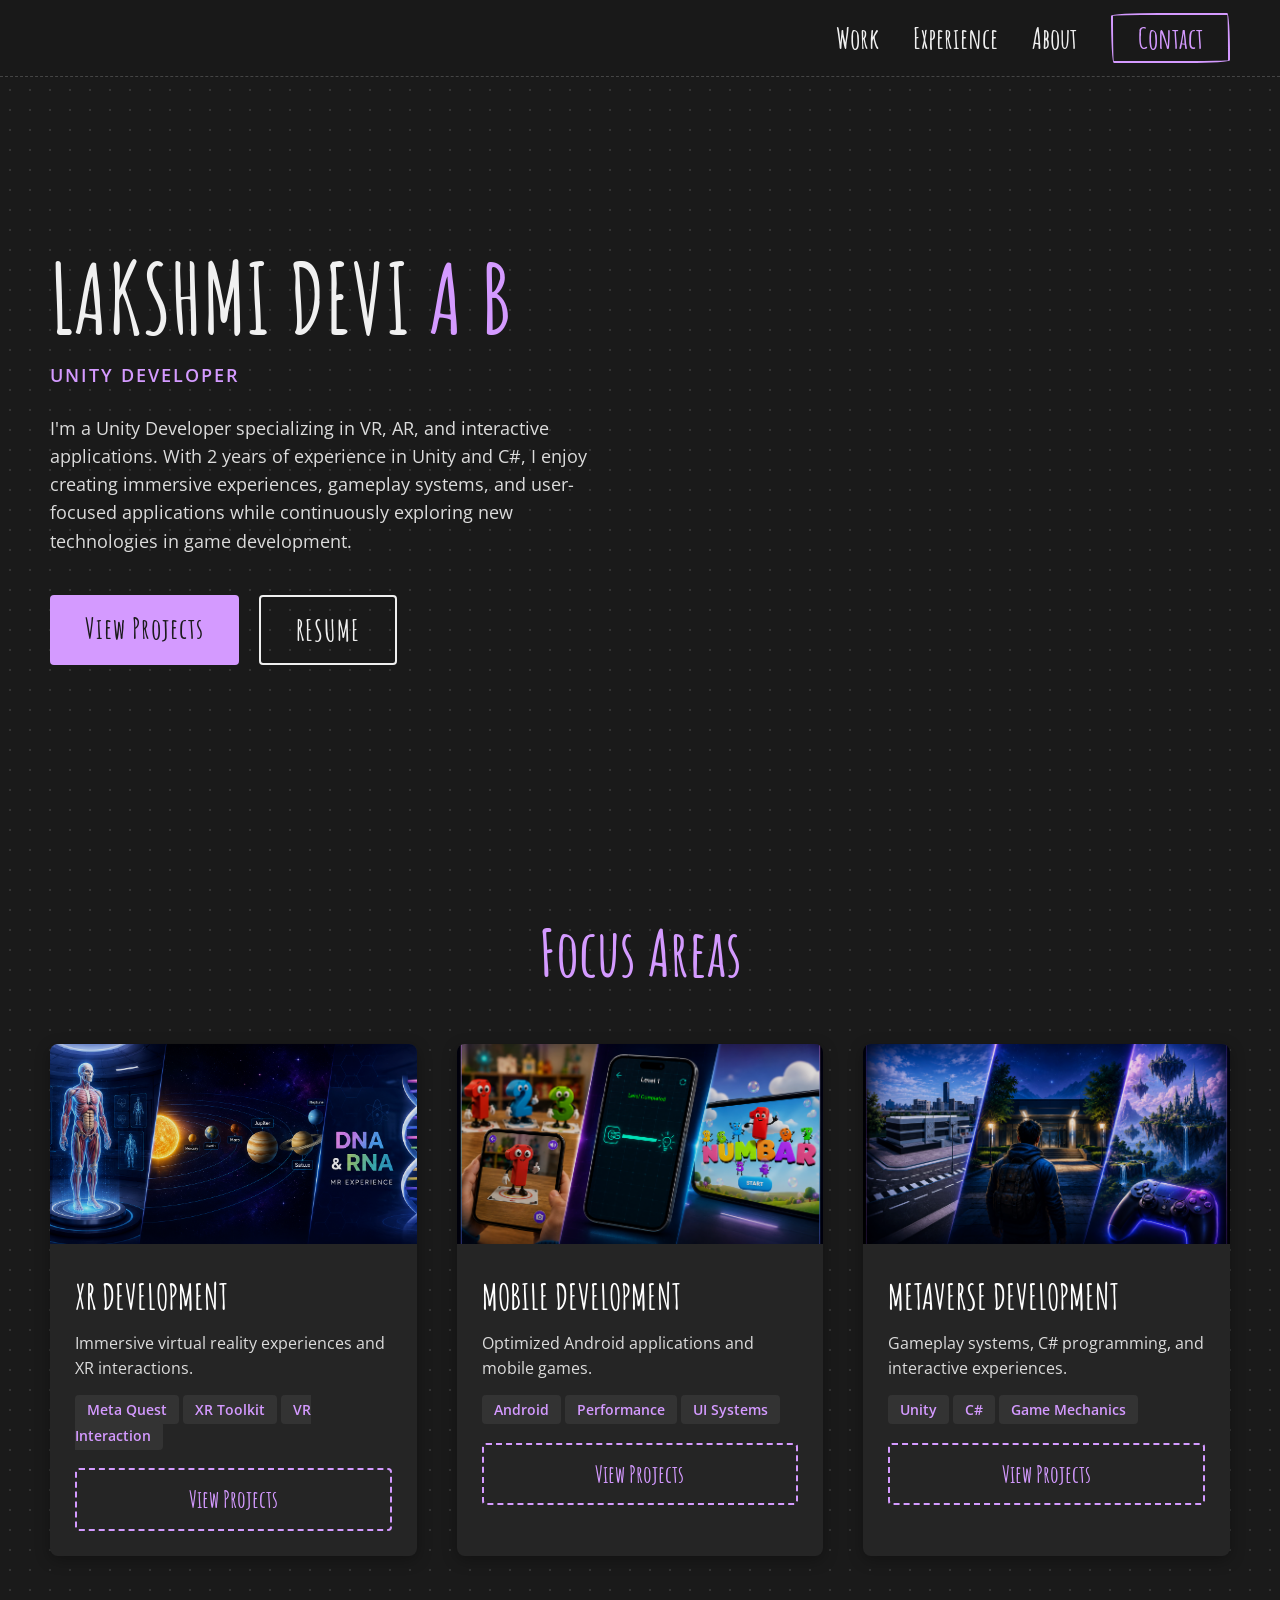
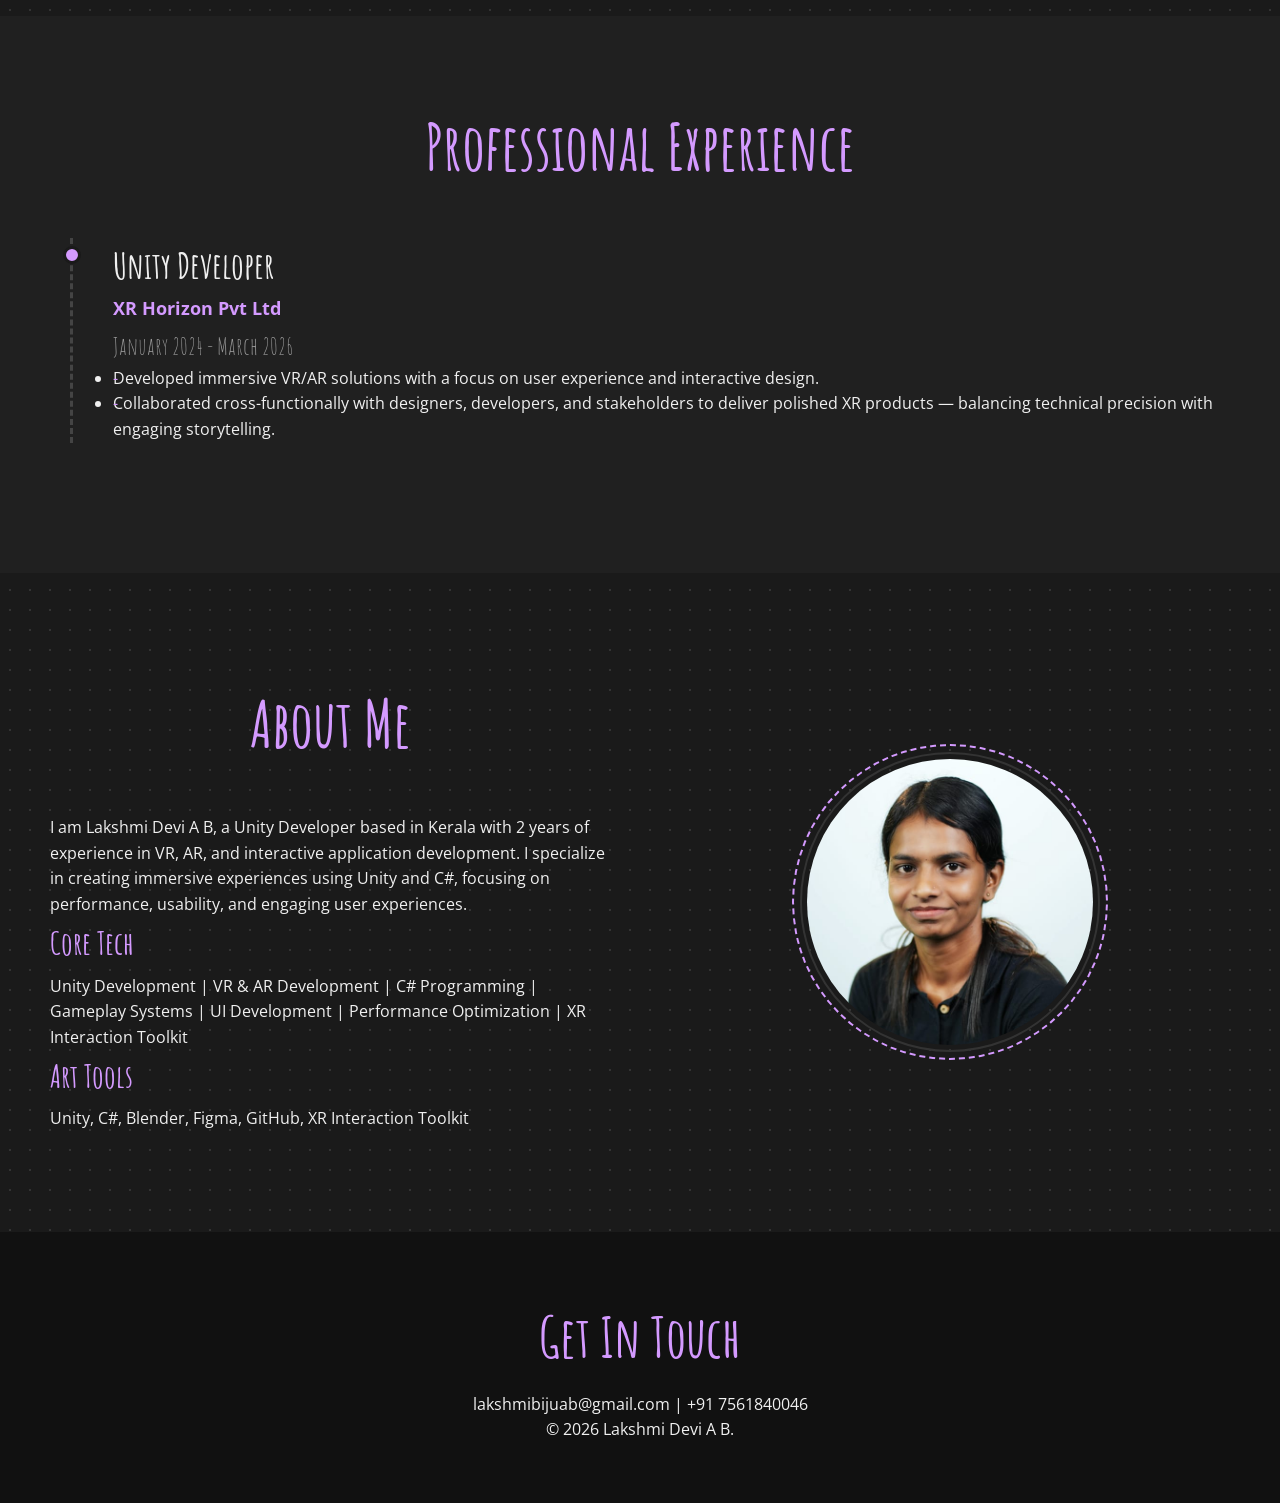
<file: index.html>
<!DOCTYPE html>
<html lang="en">
<head>
    <meta charset="UTF-8">
    <meta name="viewport" content="width=device-width, initial-scale=1.0">
    <title>Portfolio</title>
    <link rel="stylesheet" href="styles.css">
    <link rel="preconnect" href="https://fonts.googleapis.com">
    <link rel="preconnect" href="https://fonts.gstatic.com" crossorigin>
    <link href="https://fonts.googleapis.com/css2?family=Amatic+SC:wght@400;700&family=Open+Sans:wght@400;600&display=swap" rel="stylesheet">
    <link rel="stylesheet" href="https://cdnjs.cloudflare.com/ajax/libs/font-awesome/6.0.0/css/all.min.css">
</head>
<body>

    <header>
        <div class="logo"><span></span></div>
        <nav>
            <a href="Work.html">Work</a>
            <a href="#experience">Experience</a>
            <a href="#about">About</a>
            <a href="#contact" class="btn-contact">Contact</a>
        </nav>
    </header>

    <section class="hero">
        <div class="hero-content">
            <h1>LAKSHMI DEVI <span class="accent">A B</span></h1>
            <p class="subtitle">Unity Developer </p>
            <p class="intro-text">
          I'm a Unity Developer specializing in VR, AR, and interactive applications. With 2 years of experience in Unity and C#, I enjoy creating immersive experiences, gameplay systems, and user-focused applications while continuously exploring new technologies in game development.
            </p>
            <div class="hero-buttons">
                <a href="#work" class="btn-main">View Projects</a>
                <a href="Assets/Lakshmi_Devi_AB_CV.pdf" download="Lakshmi_Devi_AB_CV.pdf" target="_blank" class="btn-secondary">RESUME</a>
            </div>
        </div>
    </section>

    <section id="work" class="gallery">
        <h2 class="section-title">Focus Areas</h2>

        <div class="grid-container">

            <div class="card">
                <div class="card-image">
                    <img src="Assets/Work/XR.png" alt="Lighting and Shaders">
                    <div class="card-overlay">View Details</div>
                </div>
                <div class="card-info">
                    <h3>XR DEVELOPMENT</h3>
                    <p class="card-desc">Immersive virtual reality experiences and XR interactions.</p>
                    <div class="tags">
                        <span>Meta Quest</span>
                        <span>XR Toolkit</span>
                        <span>VR Interaction</span>
                    </div>
                    <a href="Work.html#visual-fidelity" class="card-btn">View Projects</a>
                </div>
            </div>

            <div class="card">
                <div class="card-image">
                    <img src="Assets/Work/Mobile.png" alt="Optimization">
                    <div class="card-overlay">View Details</div>
                </div>
                <div class="card-info">
                    <h3>MOBILE DEVELOPMENT</h3>
                    <p class="card-desc">Optimized Android applications and mobile games.</p>
                    <div class="tags">
                        <span>Android</span>
                        <span>Performance</span>
                        <span>UI Systems</span>
                    </div>
                    <a href="Work.html#pipeline-optimization" class="card-btn">View Projects</a>
                </div>
            </div>

            <div class="card">
                <div class="card-image">
                    <img src="Assets/Work/Game.png" alt="3D Modelling">
                    <div class="card-overlay">View Details</div>
                </div>
                <div class="card-info">
                    <h3>METAVERSE DEVELOPMENT</h3>
                    <p class="card-desc">Gameplay systems, C# programming, and interactive experiences.</p>
                    <div class="tags">
                        <span>Unity</span>
                        <span>C#</span>
                        <span>Game Mechanics</span>
                    </div>
                    <a href="Work.html#3d-modelling" class="card-btn">View Projects</a>
                </div>
            </div>

        </div>
    </section>

    <section id="experience" class="experience-section">
        <h2 class="section-title">Professional Experience</h2>

        <div class="timeline">
            <div class="timeline-item">
                <div class="timeline-dot"></div>
                <div class="timeline-content">
                    <h3>Unity Developer</h3>
                    <span class="company">XR Horizon Pvt Ltd</span>
                    <span class="date">January 2024 - March 2026</span>
                    <ul>
                        <li>Developed immersive VR/AR solutions with a focus on user experience and interactive design. </li>
                        <LI>Collaborated cross-functionally with designers, developers, and stakeholders to deliver polished XR products — balancing technical precision with engaging storytelling.</LI>
                    </ul>
                </div>
            </div>

            

            
        </div>
    </section>

    <section id="about" class="about-split">
        <div class="about-text">
            <h2 class="section-title">About Me</h2>
            <p>
                I am Lakshmi Devi A B, a Unity Developer based in Kerala with 2 years of experience in VR, AR, and interactive application development. I specialize in creating immersive experiences using Unity and C#, focusing on performance, usability, and engaging user experiences.
            </p>
            <p>
              
            </p>

            <div class="skill-list">
                <div class="skill-category">
                    <h4>Core Tech</h4>
                    <p>Unity Development | VR & AR Development | C# Programming | Gameplay Systems | UI Development | Performance Optimization  | XR Interaction Toolkit </p>
                </div>
                <div class="skill-category">
                    <h4>Art Tools</h4>
                    <p>Unity, C#, Blender, Figma, GitHub, XR Interaction Toolkit</p>
                </div>
            </div>
        </div>
        <div class="about-visual">
            <div class="tech-circle">
                <img src="Assets/Lakshmi.jpeg" alt="Lalmohan M S">
            </div>
        </div>
    </section>

    <footer id="contact">
        <div class="contact-container">
            <h2>Get In Touch</h2>
            <p>lakshmibijuab@gmail.com | +91 7561840046</p>
           
            <p class="copyright">&copy; 2026 Lakshmi Devi A B.</p>
        </div>
    </footer>

</body>
</html>
</file>
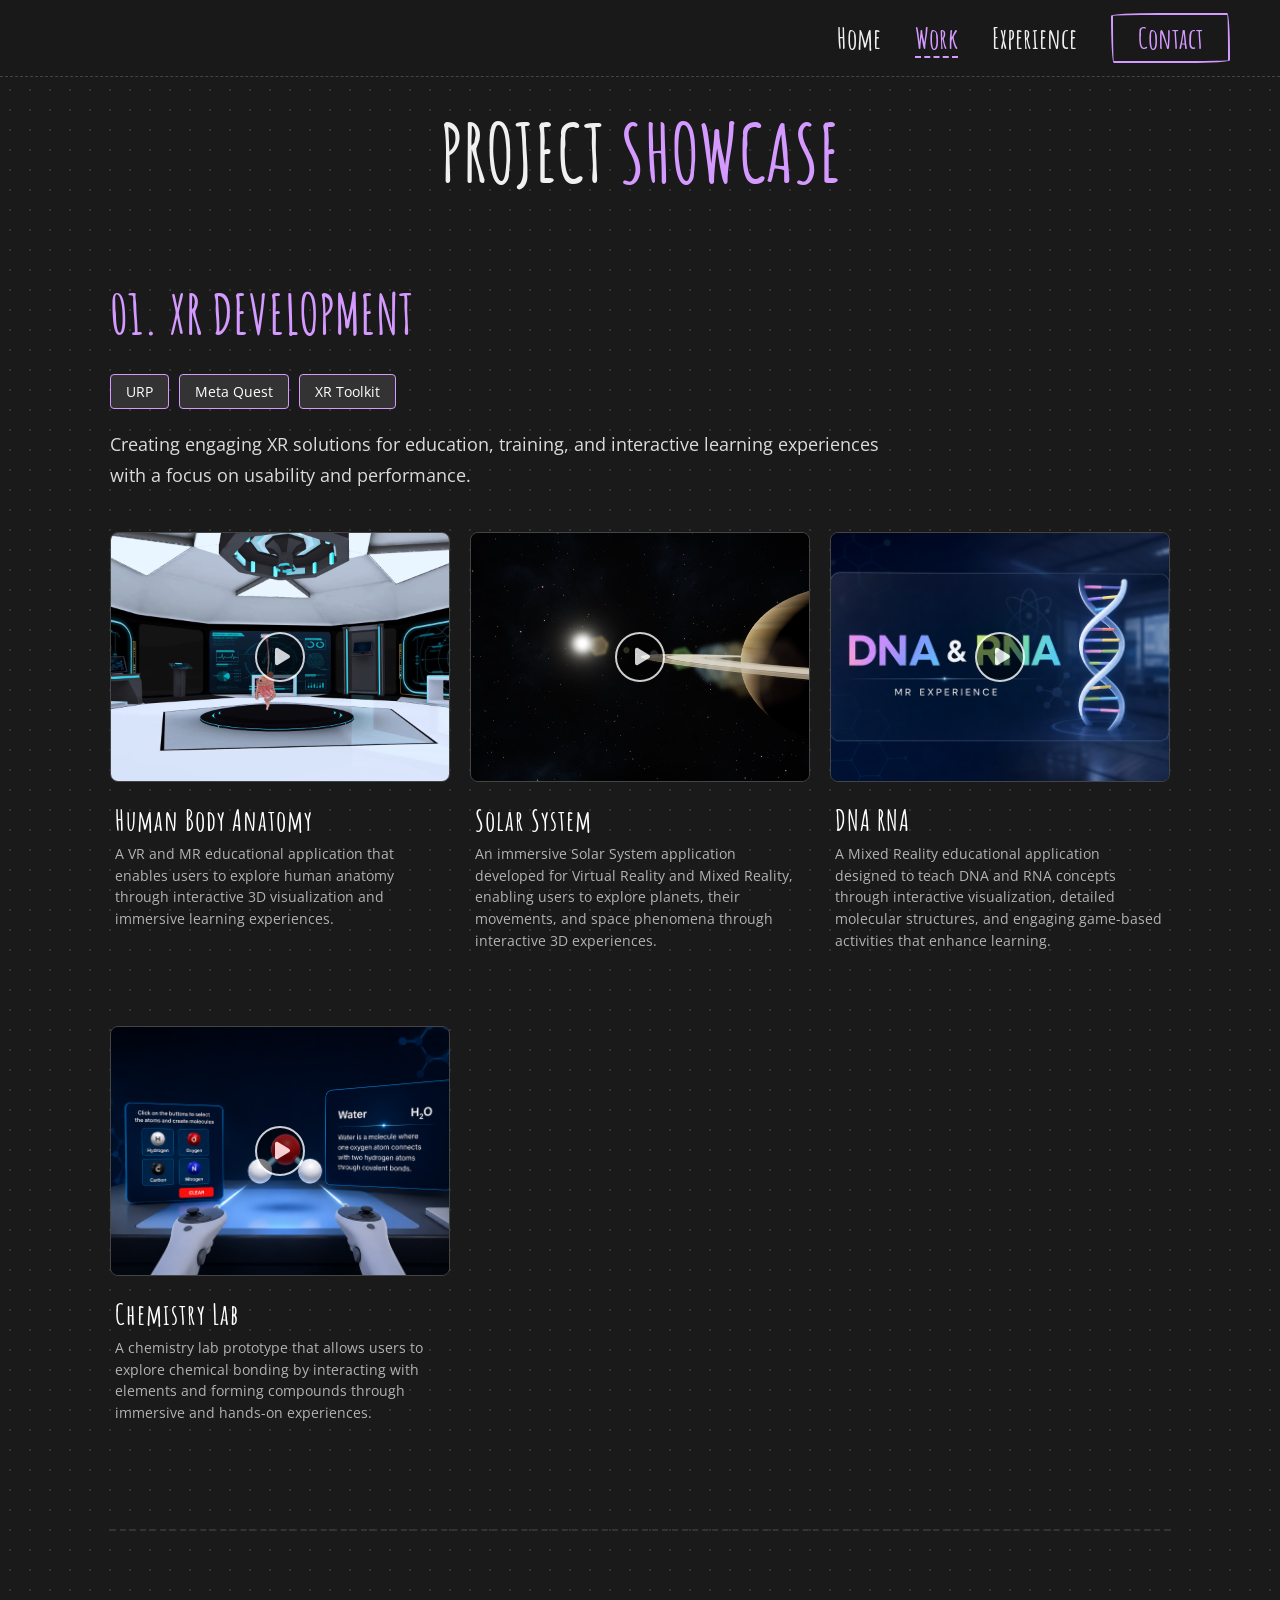
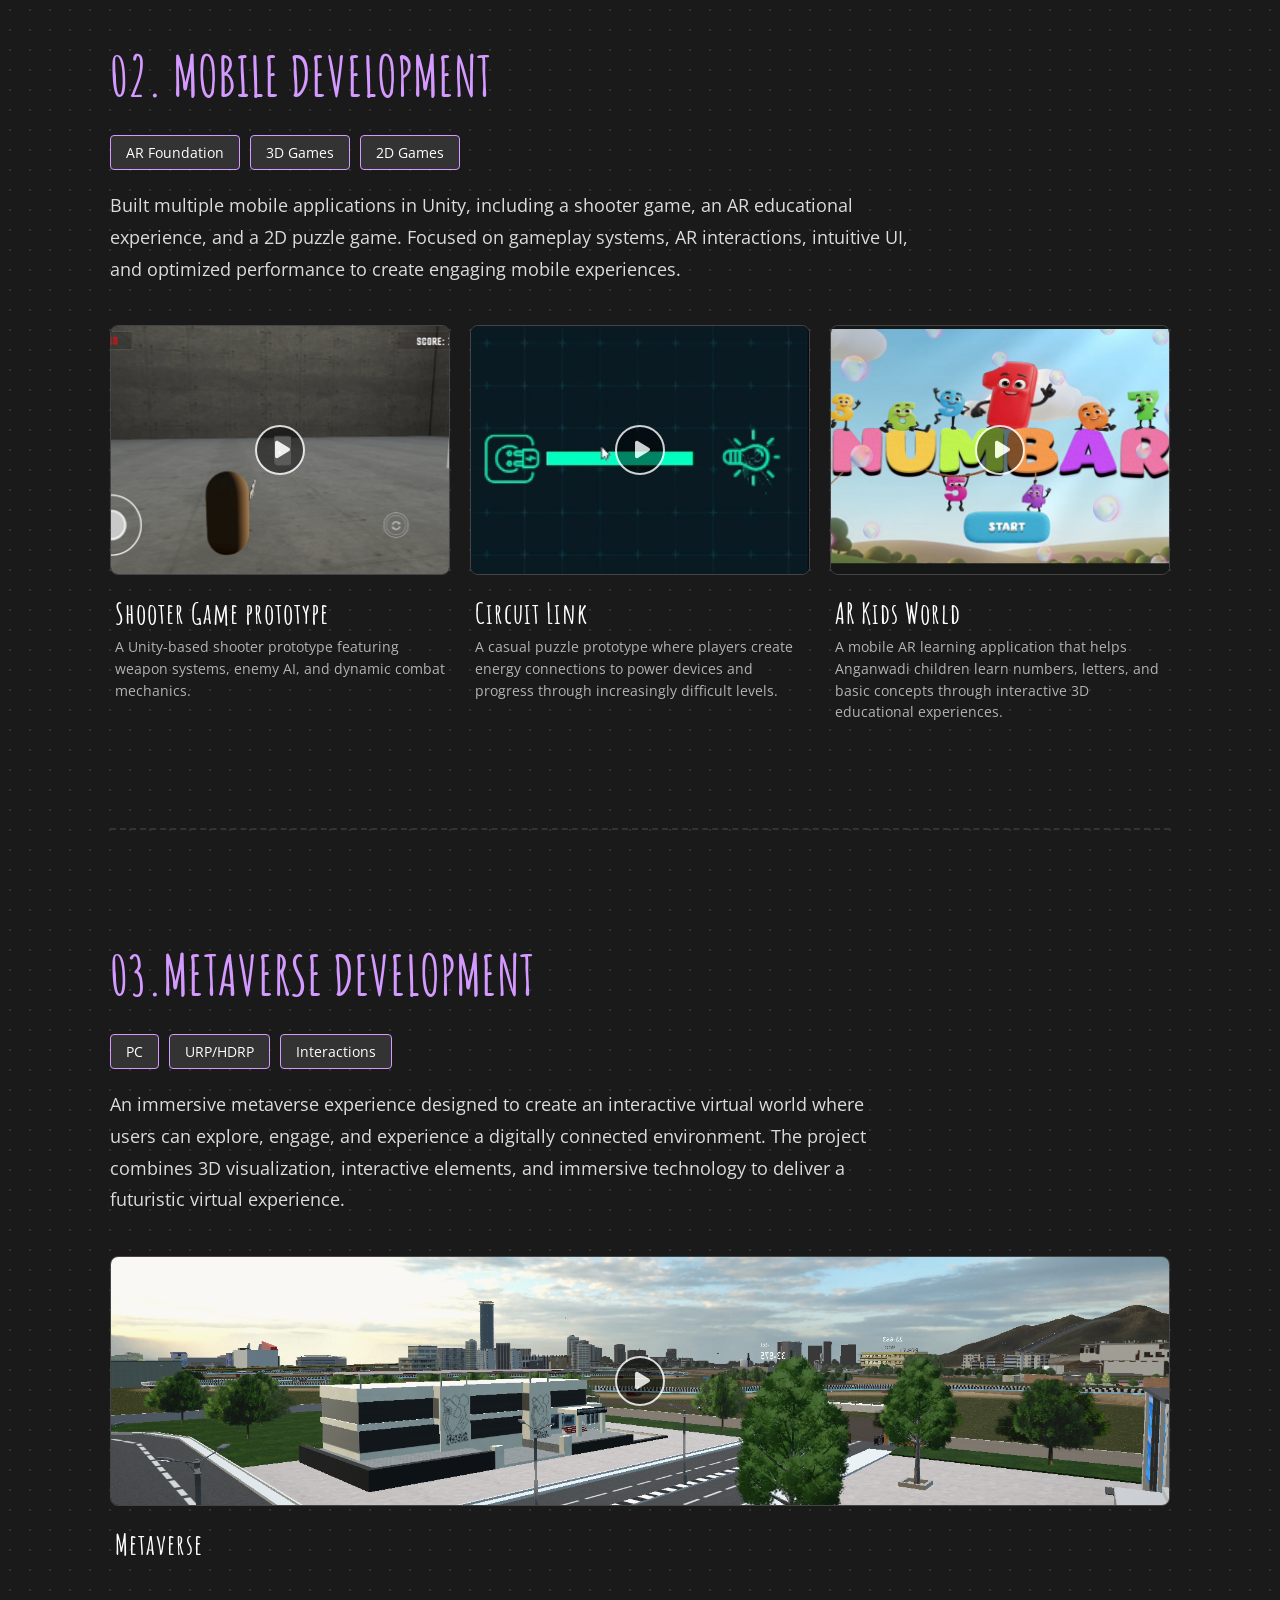
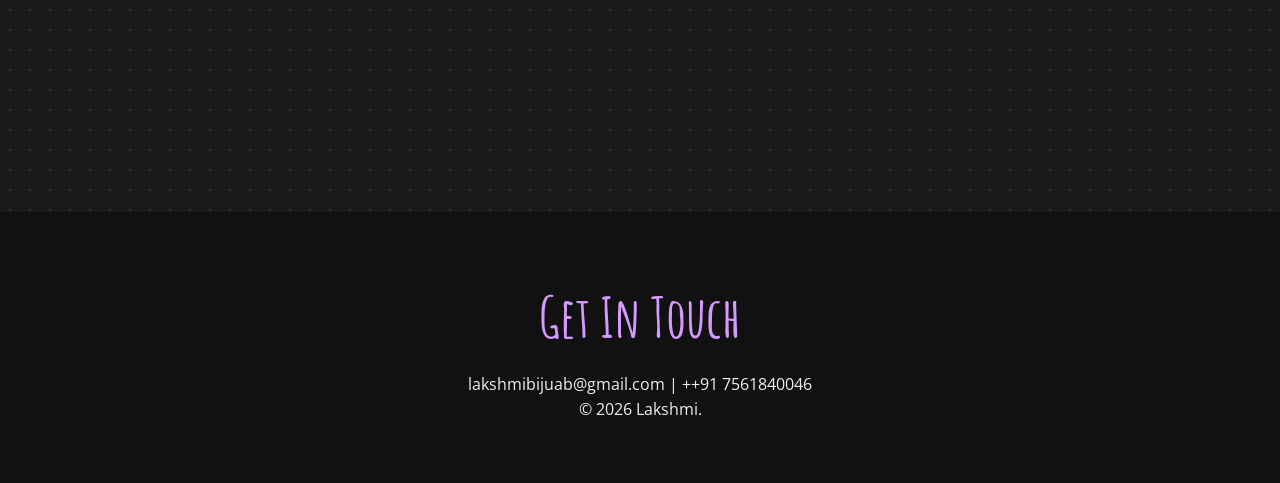
<file: Work.html>
<!DOCTYPE html>
<html lang="en">
<head>
    <meta charset="UTF-8">
    <meta name="viewport" content="width=device-width, initial-scale=1.0">
    <title>Projects | Lakshmi Devi A B</title>
    <link rel="stylesheet" href="styles.css">

    <link rel="preconnect" href="https://fonts.googleapis.com">
    <link rel="preconnect" href="https://fonts.gstatic.com" crossorigin>
    <link href="https://fonts.googleapis.com/css2?family=Amatic+SC:wght@400;700&family=Open+Sans:wght@400;600&display=swap" rel="stylesheet">
    <link rel="stylesheet" href="https://cdnjs.cloudflare.com/ajax/libs/font-awesome/6.0.0/css/all.min.css">
</head>
<body>

    <header>
        <div class="logo"><span></span></div>
        <nav>
            <a href="index.html">Home</a>
            <a href="Work.html" class="active-page">Work</a>
            <a href="index.html#experience">Experience</a>
            <a href="index.html#contact" class="btn-contact">Contact</a>
        </nav>
    </header>

    <main class="works-wrapper">

        <div class="page-intro">
            <h1>PROJECT <span class="accent">SHOWCASE</span></h1>
          
        </div>

        <section id="visual-fidelity" class="project-block">
            <div class="project-header">
                <h2>01. XR DEVELOPMENT</h2>
                <div class="tech-stack">
                    <span>URP</span>
                    <span>Meta Quest</span>
                    <span>XR Toolkit</span>
                </div>
            </div>

            <p class="project-desc">
                Creating engaging XR solutions for education, training, and interactive learning experiences with a focus on usability and performance.
            </p>

            <div class="image-grid">

                <div class="project-card">
                    <div class="img-container" data-video="Assets/Work/Human Anatomy.mp4">
                        <img src="Assets/Work/Images/Human.png" alt="BlackHole">
                        <div class="play-overlay"><i class="fas fa-play"></i></div>
                    </div>
                    <div class="project-info">
                        <h3>Human Body Anatomy</h3>

                        <p class="description">A VR and MR educational application that enables users to explore human anatomy through interactive 3D visualization and immersive learning experiences.</p>
                    </div>
                </div>
                <div class="project-card">
                    <div class="img-container" data-video="Assets/Work/SolarSystem.mp4">
                        <img src="Assets/Work/Solar.jpeg" alt="Bottle Shader">
                        <div class="play-overlay"><i class="fas fa-play"></i></div>
                    </div>
                    <div class="project-info">
                        <h3>Solar System</h3>
                        
                        <p class="description">An immersive Solar System application developed for Virtual Reality and Mixed Reality, enabling users to explore planets, their movements, and space phenomena through interactive 3D experiences.</p>
                    </div>
                </div>

            <div class="project-card">
                <div class="img-container" data-video="Assets/Work/DNA RNA.mp4">
                    <img src="Assets/Work/DNA.png" alt="DNA">
                    <div class="play-overlay"><i class="fas fa-play"></i></div>
                </div>
                <div class="project-info">
                    <h3>DNA RNA</h3>
                    
                    <p class="description">A Mixed Reality educational application designed to teach DNA and RNA concepts through interactive visualization, detailed molecular structures, and engaging game-based activities that enhance learning.</p>
                </div>
            </div>

            <div class="project-card">
                <div class="img-container" data-video="Assets/Work/Chemistry Lab.mp4">
                    <img src="Assets/Work/Chemistry.png" alt="Pisa Optimization">
                    <div class="play-overlay"><i class="fas fa-play"></i></div>
                </div>
                <div class="project-info">
                    <h3>Chemistry Lab</h3>
                  
                    <p class="description">A chemistry lab prototype that allows users to explore chemical bonding by interacting with elements and forming compounds through immersive and hands-on experiences.</p>
                </div>
            </div>


            
            </div>
        </section>

        <section id="pipeline-optimization" class="project-block">
            <div class="project-header">
                <h2>02. MOBILE DEVELOPMENT</h2>
                <div class="tech-stack">
                    <span>AR Foundation</span>
                    <span>3D Games</span>
                    <span>2D Games</span>
                </div>
            </div>

            <p class="project-desc">
                Built multiple mobile applications in Unity, including a shooter game, an AR educational experience, and a 2D puzzle game. Focused on gameplay systems, AR interactions, intuitive UI, and optimized performance to create engaging mobile experiences.
            </p>

            <div class="image-grid four-col">
                <div class="project-card">
                    <div class="img-container" data-video="Assets/Work/Shooter Game .mp4">
                        <img src="Assets/Work/Shooter.png" alt="Shooter">
                        <div class="play-overlay"><i class="fas fa-play"></i></div>
                    </div>
                    <div class="project-info">
                        <h3>Shooter Game prototype</h3>
                        
                        <p class="description">A Unity-based shooter prototype featuring weapon systems, enemy AI, and dynamic combat mechanics.</p>
                    </div>
                </div>
                <div class="project-card">
                    <div class="img-container" data-video="Assets/Work/Puzzle .mp4">
                        <img src="Assets/Work/Puzzle.png" alt="Kiifb">
                         <div class="play-overlay"><i class="fas fa-play"></i></div>
                    </div>
                    <div class="project-info">
                        <h3>Circuit Link </h3>
                        
                        <p class="description">A casual puzzle prototype where players create energy connections to power devices and progress through increasingly difficult levels.</p>
                    </div>
                </div>
                <div class="project-card">
                    <div class="img-container" data-video="Assets/Work/AR.mp4">
                        <img src="Assets/Work/Numbar.png" alt="Pisa">
                         <div class="play-overlay"><i class="fas fa-play"></i></div>
                    </div>
                    <div class="project-info">
                        <h3>
                            AR Kids World
                        </h3>
                        <p class="description">A mobile AR learning application that helps Anganwadi children learn numbers, letters, and basic concepts through interactive 3D educational experiences.</p>
                    </div>
                </div>


            </div>
        </section>

        <section id="3d-modelling" class="project-block">
            <div class="project-header">
                <h2>03.METAVERSE DEVELOPMENT</h2>
                <div class="tech-stack">
                    <span>PC</span>
                    <span>URP/HDRP</span>
                    <span>Interactions</span>
                </div>
            </div>

            <p class="project-desc">
                An immersive metaverse experience designed to create an interactive virtual world where users can explore, engage, and experience a digitally connected environment. The project combines 3D visualization, interactive elements, and immersive technology to deliver a futuristic virtual experience.
            </p>

            <div class="image-grid">
                <div class="project-card">
                    <div class="img-container" data-video="Assets/Work/KIFFB.mp4">
                        <img src="Assets/Work/Kiifb.png" alt="Bottle Shader">
                        <div class="play-overlay"><i class="fas fa-play"></i></div>
                    </div>
                    <div class="project-info">
                        <h3>Metaverse</h3>
                    </div>
                </div>
                
               
            </div>
        </section>

    </main>

    <footer id="contact">
        <div class="contact-container">
            <h2>Get In Touch</h2>
            <p>lakshmibijuab@gmail.com | ++91 7561840046</p>
            
            <p class="copyright">&copy; 2026 Lakshmi.</p>
        </div>
    </footer>


    <div id="media-modal" class="modal">
        <span class="close-modal">&times;</span>
        <div class="modal-content" id="modal-body">
        </div>
    </div>

    <script>
        document.addEventListener('DOMContentLoaded', () => {
            const modal = document.getElementById('media-modal');
            const modalBody = document.getElementById('modal-body');
            const closeBtn = document.querySelector('.close-modal');
            const items = document.querySelectorAll('.img-container');

            // Add click event to all grid items
            items.forEach(item => {
                item.addEventListener('click', () => {
                    modalBody.innerHTML = ''; // Clear previous content

                    const img = item.querySelector('img');
                    const video = item.querySelector('video');

                    if (img) {
                        // It's an image
                        const newImg = document.createElement('img');
                        newImg.src = img.src;
                        modalBody.appendChild(newImg);
                    } else if (video) {
                        // It's a video
                        const newVideo = document.createElement('video');
                        // Get the source URL
                        const sourceUrl = video.querySelector('source') ? video.querySelector('source').src : video.src;
                        newVideo.src = sourceUrl;
                        newVideo.controls = true; // Add play/pause buttons
                        newVideo.autoplay = true; // Start playing immediately
                        // newVideo.muted = false; // Unmute if you want sound
                        modalBody.appendChild(newVideo);
                    }

                    modal.style.display = 'flex'; // Show modal
                });
            });

            // Close functions
            const closeModal = () => {
                modal.style.display = 'none';
                modalBody.innerHTML = ''; // Clears content to stop video playing
            };

            closeBtn.onclick = closeModal;

            // Close if clicking outside the image/video
            window.onclick = (event) => {
                if (event.target == modal) {
                    closeModal();
                }
            }
        });
    </script>
    <script>
        document.addEventListener('DOMContentLoaded', () => {
            const modal = document.getElementById('media-modal');
            const modalBody = document.getElementById('modal-body');
            const closeBtn = document.querySelector('.close-modal');
            const items = document.querySelectorAll('.img-container');

            items.forEach(item => {
                item.addEventListener('click', () => {
                    modalBody.innerHTML = ''; // Clear previous content

                    // Check if this container has a hidden video link
                    const videoUrl = item.getAttribute('data-video');

                    if (videoUrl) {
                        // IT IS A VIDEO: Create video player
                        const newVideo = document.createElement('video');
                        newVideo.src = videoUrl;
                        newVideo.controls = true;
                        newVideo.autoplay = true;
                        // newVideo.muted = false; // Unmute if you want sound immediately
                        newVideo.playsInline = true; // Better for mobile
                        modalBody.appendChild(newVideo);
                    } else {
                        // IT IS AN IMAGE: Just show the image
                        const img = item.querySelector('img');
                        if (img) {
                            const newImg = document.createElement('img');
                            newImg.src = img.src;
                            modalBody.appendChild(newImg);
                        }
                    }

                    modal.style.display = 'flex'; // Show modal
                });
            });

            // Close functions
            const closeModal = () => {
                modal.style.display = 'none';
                modalBody.innerHTML = ''; // Stop video playing
            };

            closeBtn.onclick = closeModal;

            window.onclick = (event) => {
                if (event.target == modal) {
                    closeModal();
                }
            }
        });
    </script>
</body>
</html>
</file>
<file: styles.css>
/* --- Variables & Reset --- */
:root {
    --bg-color: #1a1a1a; /* Slightly lighter dark for handwritten vibe */
    --card-bg: #252525;
    --text-main: #f0f0f0;
    --text-muted: #dcdcdc;
    --accent: #d49aff; /* Changed to a soft Purple to match the "Indie" feel */
    --accent-hover: #b36add;
    /* Font Variables */
    --font-heading: 'Amatic SC', cursive;
    --font-body: 'Open Sans', sans-serif;
}

* {
    margin: 0;
    padding: 0;
    box-sizing: border-box;
    scroll-behavior: smooth;
}

body {
    background-color: var(--bg-color);
    /* Optional: Add the dot pattern back if you want that texture */
    background-image: radial-gradient(#333 1px, transparent 1px);
    background-size: 20px 20px;
    color: var(--text-main);
    font-family: var(--font-body);
    line-height: 1.6;
}

/* --- Header --- */
header {
    display: flex;
    justify-content: space-between;
    align-items: center;
    padding: 15px 50px;
    background-color: rgba(26, 26, 26, 0.95);
    position: sticky;
    top: 0;
    z-index: 100;
    backdrop-filter: blur(5px);
    border-bottom: 1px dashed #444; /* Dashed line fits the style better */
}

.logo {
    font-family: var(--font-heading);
    font-weight: 700;
    font-size: 2.5rem; /* Larger for Amatic */
    letter-spacing: 2px;
}

    .logo span {
        color: var(--accent);
    }

nav a {
    color: var(--text-main);
    text-decoration: none;
    margin-left: 30px;
    font-family: var(--font-heading);
    font-weight: 700;
    font-size: 1.8rem; /* Larger navigation text */
    transition: color 0.3s;
}

    nav a:hover {
        color: var(--accent);
    }

.btn-contact {
    border: 2px solid var(--accent);
    padding: 5px 25px;
    border-radius: 255px 15px 225px 15px / 15px 225px 15px 255px; /* Sketchy border radius */
    color: var(--accent) !important;
}

    .btn-contact:hover {
        background-color: var(--accent);
        color: #fff !important;
    }

/* --- Hero Section --- */
.hero {
    min-height: 85vh;
    display: flex;
    align-items: center;
    padding: 0 50px;
}

.hero-content {
    max-width: 700px;
}

h1 {
    font-family: var(--font-heading);
    font-size: 6rem; /* Very large heading */
    line-height: 0.9;
    margin-bottom: 20px;
    font-weight: 700;
}

.accent {
    color: var(--accent);
}

.subtitle {
    font-family: var(--font-body);
    font-size: 1.1rem;
    color: var(--accent);
    margin-bottom: 25px;
    text-transform: uppercase;
    letter-spacing: 2px;
    font-weight: 600;
}

.intro-text {
    font-family: var(--font-body);
    color: var(--text-muted);
    margin-bottom: 40px;
    font-size: 1.1rem;
    max-width: 550px;
}

.hero-buttons {
    display: flex;
    gap: 20px;
}

.btn-main, .btn-secondary {
    font-family: var(--font-heading);
    font-size: 1.8rem;
    font-weight: 700;
    padding: 10px 35px;
    text-decoration: none;
    border-radius: 4px;
    transition: transform 0.2s;
    letter-spacing: 1px;
}

.btn-main {
    background-color: var(--accent);
    color: var(--bg-color);
}

.btn-secondary {
    border: 2px solid var(--text-main);
    color: var(--text-main);
}

    .btn-main:hover, .btn-secondary:hover {
        transform: scale(1.05);
    }

/* --- Sections & Headings --- */
.section-title {
    font-family: var(--font-heading);
    font-size: 4rem;
    margin-bottom: 40px;
    border-left: none; /* Removed the cyber line */
    text-align: center;
    color: var(--accent);
}

/* --- Project Grid --- */
.gallery {
    padding: 60px 50px;
}

.grid-container {
    display: grid;
    grid-template-columns: repeat(auto-fit, minmax(300px, 1fr));
    gap: 40px;
}

.card {
    background-color: var(--card-bg);
    border-radius: 8px;
    overflow: hidden;
    transition: transform 0.3s ease;
    border: none;
    box-shadow: 0 4px 15px rgba(0,0,0,0.3);
}

    .card:hover {
        transform: translateY(-5px);
    }

.card-image {
    height: 200px;
    position: relative;
    overflow: hidden;
}

    .card-image img {
        width: 100%;
        height: 100%;
        object-fit: cover;
        filter: brightness(0.9);
    }

.card-overlay {
    position: absolute;
    top: 0;
    left: 0;
    width: 100%;
    height: 100%;
    background: rgba(142, 36, 170, 0.8); /* Purple overlay */
    color: white;
    display: flex;
    justify-content: center;
    align-items: center;
    opacity: 0;
    transition: opacity 0.3s;
    font-family: var(--font-heading);
    font-size: 2.5rem;
}

.card:hover .card-overlay {
    opacity: 1;
}

.card-info {
    padding: 25px;
}

    .card-info h3 {
        margin-bottom: 5px;
        color: white;
        font-family: var(--font-heading);
        font-size: 2.2rem;
    }

.card-desc {
    color: var(--text-muted);
    font-size: 1rem;
    margin-bottom: 15px;
}

.tags span {
    font-size: 0.85rem;
    background-color: #333;
    color: var(--accent);
    padding: 5px 12px;
    border-radius: 4px;
    font-weight: 600;
}

/* --- Experience Timeline --- */
.experience-section {
    padding: 80px 50px;
    background-color: #202020;
}

.timeline {
    border-left: 3px dashed #444; /* Dashed line for handwritten feel */
    margin-left: 20px;
    padding-left: 40px;
}

.timeline-item {
    position: relative;
    margin-bottom: 50px;
}

.timeline-dot {
    position: absolute;
    left: -50px;
    top: 8px;
    width: 18px;
    height: 18px;
    background-color: var(--accent);
    border-radius: 50%;
    border: 3px solid var(--bg-color);
}

.timeline-content h3 {
    font-family: var(--font-heading);
    font-size: 2.2rem;
    margin-bottom: 0px;
}

.timeline-content .company {
    display: block;
    color: var(--accent);
    font-weight: 700;
    margin-bottom: 5px;
    font-size: 1.1rem;
}

.timeline-content .date {
    font-family: var(--font-heading);
    font-size: 1.5rem;
    color: #999;
    margin-bottom: 15px;
}

.timeline-content li::before {
    content: '-'; /* Replaced > with - */
    position: absolute;
    left: 0;
    color: var(--accent);
}

/* --- About Section --- */
.about-split {
    padding: 100px 50px;
    display: flex;
    gap: 60px;
    align-items: center;
}

.about-text {
    flex: 1;
}

.about-visual {
    flex: 1;
    display: flex;
    justify-content: center;
}

.skill-category h4 {
    color: var(--accent);
    margin-bottom: 5px;
    font-family: var(--font-heading);
    font-size: 2rem;
}

/* --- Footer --- */
footer {
    padding: 60px 50px;
    background-color: #111;
    text-align: center;
}

.contact-container h2 {
    font-family: var(--font-heading);
    font-size: 3.5rem;
    color: var(--accent);
    margin-bottom: 10px;
}

.social-links a {
    font-family: var(--font-heading);
    font-size: 1.5rem;
    border: none;
}

    .social-links a:hover {
        color: var(--accent);
        transform: translateY(-3px);
    }

/* --- Mobile --- */
@media (max-width: 768px) {
    h1 {
        font-size: 4rem;
    }

    .hero {
        height: auto;
        padding: 120px 20px;
    }

    .about-split {
        flex-direction: column;
    }

    header {
        padding: 20px;
    }

    nav {
        display: none;
    }
}

/* Abstract Tech Circle CSS shape */
.tech-circle {
    width: 300px;
    height: 300px;
    border-radius: 50%;
    border: 2px solid #333;
    position: relative;
    background: radial-gradient(circle, #1e1e1e 0%, transparent 70%);
}

    .tech-circle::after {
        content: '';
        position: absolute;
        top: -10px;
        left: -10px;
        right: -10px;
        bottom: -10px;
        border-radius: 50%;
        border: 2px dashed var(--accent);
        animation: spin 20s linear infinite;
    }

@keyframes spin {
    100% {
        transform: rotate(360deg);
    }
}
/* Make the image fit perfectly inside the circle */
.tech-circle img {
    width: 100%;
    height: 100%;
    border-radius: 50%; /* Makes the photo round */
    object-fit: cover; /* Prevents stretching */
    position: relative;
    z-index: 1; /* Ensures photo sits above the background */
    padding: 5px; /* Adds a small gap between photo and border */
}

/* --- Works Page Specific Styles --- */

.page-header {
    text-align: center;
    padding: 80px 20px 40px;
}

/* Container for the list of projects */
.projects-container {
    max-width: 1000px;
    margin: 0 auto;
    padding: 20px;
}

/* Individual Project Row */
.project-row {
    display: flex;
    align-items: center;
    gap: 50px;
    margin-bottom: 100px; /* Space between projects */
    background-color: var(--card-bg);
    padding: 30px;
    border-radius: 10px;
    border: 2px dashed #444; /* Keeping your theme */
}

    /* Alternate direction for even rows (Zig-Zag effect) */
    .project-row.reverse {
        flex-direction: row-reverse;
    }

/* Visual Side (Image) */
.project-visual {
    flex: 1;
    height: 300px;
    overflow: hidden;
    border-radius: 8px;
    box-shadow: 0 5px 15px rgba(0,0,0,0.5);
    border: 1px solid #333;
}

    .project-visual img {
        width: 100%;
        height: 100%;
        object-fit: cover;
        transition: transform 0.4s ease;
    }

.project-row:hover .project-visual img {
    transform: scale(1.05); /* Zoom effect on hover */
}

/* Details Side (Text) */
.project-details {
    flex: 1;
}

    .project-details h2 {
        font-family: var(--font-heading);
        font-size: 3rem;
        color: var(--accent);
        margin-bottom: 15px;
    }

.tech-stack {
    margin-bottom: 20px;
    display: flex;
    flex-wrap: wrap;
    gap: 10px;
}

    .tech-stack span {
        font-size: 0.8rem;
        background-color: #333;
        color: #fff;
        padding: 5px 10px;
        border-radius: 4px;
        font-family: var(--font-body);
        border: 1px solid var(--accent);
    }

.project-details p {
    color: var(--text-muted);
    font-size: 1rem;
    margin-bottom: 15px;
    line-height: 1.7;
}

/* Active Link Styling for Nav */
.active-page {
    color: var(--accent) !important;
    border-bottom: 2px dashed var(--accent);
}

/* --- Mobile Responsiveness for Works Page --- */
@media (max-width: 768px) {
    .project-row, .project-row.reverse {
        flex-direction: column;
        gap: 20px;
        padding: 20px;
    }

    .project-visual {
        width: 100%;
        height: 200px;
    }

    .project-details h2 {
        font-size: 2.5rem;
    }
}
/* --- Vertical Works Layout --- */

.works-wrapper {
    max-width: 1100px;
    margin: 0 auto;
    padding: 40px 20px;
}

.page-intro {
    text-align: center;
    margin-bottom: 80px;
}

    .page-intro h1 {
        font-family: var(--font-heading);
        font-size: 5rem;
        margin-bottom: 10px;
    }

/* --- The Project Block --- */
.project-block {
    margin-bottom: 100px; /* Space between projects */
    padding-bottom: 50px;
    border-bottom: 2px dashed #333; /* Divider line */
}

    /* Last block shouldn't have a border */
    .project-block:last-child {
        border-bottom: none;
    }

.project-header h2 {
    font-family: var(--font-heading);
    font-size: 3.5rem;
    color: var(--accent);
    margin-bottom: 15px;
}

.tech-stack {
    margin-bottom: 20px;
    display: flex;
    gap: 10px;
}

    .tech-stack span {
        background: #333;
        padding: 5px 15px;
        border-radius: 4px;
        font-size: 0.9rem;
        color: #fff;
        border: 1px solid var(--accent);
    }

.project-desc {
    max-width: 800px;
    font-size: 1.1rem;
    color: var(--text-muted);
    margin-bottom: 40px;
    line-height: 1.8;
}

/* --- The Image Grid --- */
.image-grid {
    display: grid;
    /* This automatically fits 3 images on wide screens, 2 on tablets, 1 on mobile */
    grid-template-columns: repeat(auto-fit, minmax(300px, 1fr));
    gap: 20px;
}

.img-container {
    height: 250px;
    overflow: hidden;
    border-radius: 8px;
    border: 1px solid #444;
    position: relative;
    transition: transform 0.3s ease;
}

    /* Update the selector to include 'video' */
    .img-container img,
    .img-container video {
        width: 100%;
        height: 100%;
        object-fit: cover; /* Ensures video fills the square without stretching */
        transition: transform 0.5s ease;
    }

    /* Hover Effects */
    .img-container:hover {
        transform: translateY(-5px);
        border-color: var(--accent);
        box-shadow: 0 5px 15px rgba(0,0,0,0.5);
    }

        .img-container:hover img {
            transform: scale(1.1); /* Slight zoom on hover */
        }

/* Specific Helper for Nav Active State */
.active-page {
    color: var(--accent) !important;
    border-bottom: 2px dashed var(--accent);
}

/* --- Mobile Fixes --- */
@media (max-width: 768px) {
    .page-intro h1 {
        font-size: 3.5rem;
    }

    .project-header h2 {
        font-size: 2.8rem;
    }

    .image-grid {
        grid-template-columns: 1fr;
    }
    /* Stack images on phone */
    .img-container {
        height: 200px;
    }
}

/* --- Modal (Pop-Up) Styling --- */

/* The container (Hidden by default) */
.modal {
    display: none;
    position: fixed;
    z-index: 2000; /* Sit on top of everything */
    left: 0;
    top: 0;
    width: 100%;
    height: 100%;
    background-color: rgba(0,0,0,0.95); /* Dark background */
    justify-content: center;
    align-items: center;
    backdrop-filter: blur(5px);
}

/* The Content Box */
.modal-content {
    max-width: 90%;
    max-height: 90%;
    display: flex;
    justify-content: center;
    align-items: center;
}

    /* Style the Image/Video inside the modal */
    .modal-content img,
    .modal-content video {
        max-width: 100%;
        max-height: 90vh; /* Keeps it within screen height */
        border: 2px solid var(--accent);
        border-radius: 8px;
        box-shadow: 0 0 30px rgba(142, 36, 170, 0.4);
    }

/* The Close Button (X) */
.close-modal {
    position: absolute;
    top: 20px;
    right: 40px;
    color: #fff;
    font-size: 50px;
    font-weight: bold;
    cursor: pointer;
    font-family: var(--font-heading);
    transition: color 0.3s;
    z-index: 2001;
}

    .close-modal:hover {
        color: var(--accent);
    }

/* Make grid items look clickable */
/* --- Video Thumbnail Styling --- */

.img-container {
    position: relative; /* Needed for positioning the play button */
    cursor: pointer;
}

/* The Play Button Overlay */
.play-overlay {
    position: absolute;
    top: 50%;
    left: 50%;
    transform: translate(-50%, -50%); /* Centers the icon */

    width: 50px;
    height: 50px;
    background-color: rgba(0, 0, 0, 0.6);
    border-radius: 50%;
    border: 2px solid #fff;
    display: flex;
    justify-content: center;
    align-items: center;
    opacity: 0.8;
    transition: all 0.3s ease;
    pointer-events: none; /* Let clicks pass through to the container */
}

    .play-overlay i {
        color: #fff;
        font-size: 20px;
        margin-left: 4px; /* Slight visual correction for play icon center */
    }

/* Hover Effect */
.img-container:hover .play-overlay {
    background-color: var(--accent);
    border-color: var(--accent);
    transform: translate(-50%, -50%) scale(1.2);
    opacity: 1;
}

/* Hide play button if the div doesn't have a video (Optional, requires JS or distinct class) */
.img-container:not([data-video]) .play-overlay {
    display: none;
}

/* --- Card Button Styling --- */
.card-btn {
    display: block; /* Makes button fill the width */
    margin-top: 20px;
    padding: 10px 0;
    text-align: center;
    border: 2px dashed var(--accent); /* Matches your handwritten theme */
    color: var(--accent);
    font-family: var(--font-heading);
    font-size: 1.5rem;
    font-weight: 700;
    text-decoration: none;
    border-radius: 4px;
    transition: all 0.3s ease;
}

    .card-btn:hover {
        background-color: var(--accent);
        color: #fff;
        border-style: solid;
        transform: translateY(-3px);
    }

/* --- Navigation Scroll Fix --- */
/* This prevents the sticky header from covering the title when you click the link */
.project-block {
    scroll-margin-top: 100px; /* Adjust this number based on your header height */
}
/* Container for the image and the text below it */
.project-card {
    display: flex;
    flex-direction: column;
    margin-bottom: 40px; /* Space between rows */
}

/* Maintain your existing image styling */
.img-container {
    width: 100%;
    position: relative;
    border-radius: 8px;
    overflow: hidden;
    aspect-ratio: 16 / 9; /* Keeps all images the same size in the grid */
    background: #1a1a1a;
}

    .img-container img {
        width: 100%;
        height: 100%;
        object-fit: cover;
        transition: transform 0.4s ease;
    }

.project-card:hover img {
    transform: scale(1.05);
}

/* Text Styling Under the Image */
.project-info {
    padding: 15px 5px;
    text-align: left;
}

    .project-info h3 {
        font-family: 'Amatic SC', cursive;
        font-size: 1.8rem;
        color: #fff;
        margin: 0;
        letter-spacing: 1px;
    }

.tech-tags {
    font-size: 0.75rem;
    color: #ff00ff; /* Use your accent color here */
    text-transform: uppercase;
    font-weight: 600;
    margin: 5px 0 10px 0;
    letter-spacing: 1px;
}

.description {
    font-size: 0.9rem;
    color: #b3b3b3;
    line-height: 1.5;
    margin: 0;
}
</file>
